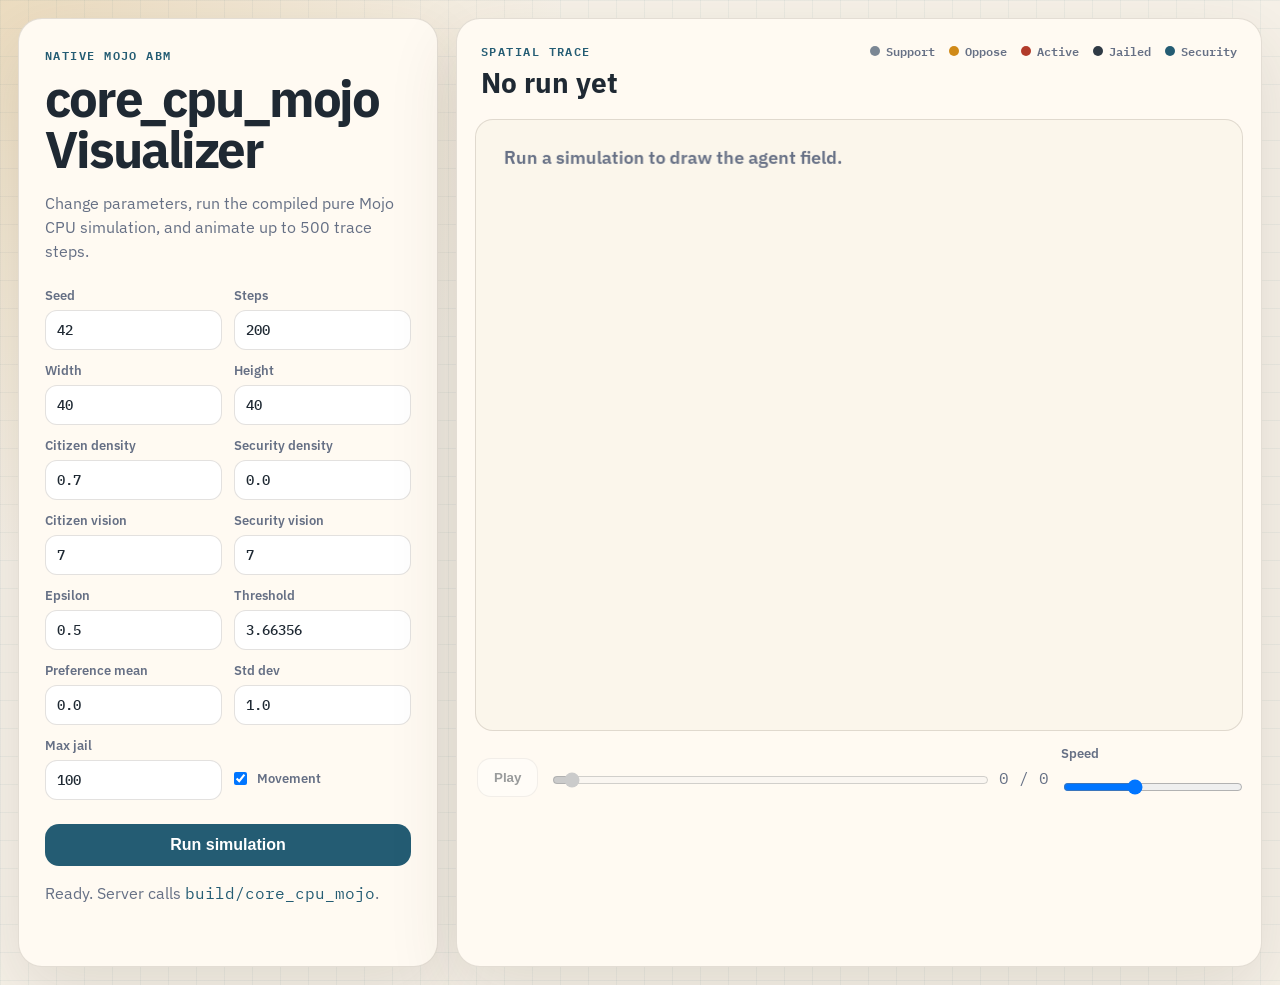
<file: visualizer/static/index.html>
<!DOCTYPE html>
<html lang="en">
<head>
  <meta charset="utf-8">
  <meta name="viewport" content="width=device-width, initial-scale=1">
  <title>core_cpu_mojo Visualizer</title>
  <link rel="preconnect" href="https://fonts.googleapis.com">
  <link rel="preconnect" href="https://fonts.gstatic.com" crossorigin>
  <link href="https://fonts.googleapis.com/css2?family=IBM+Plex+Sans:wght@400;500;600;700&family=IBM+Plex+Mono:wght@400;500;600&display=swap" rel="stylesheet">
  <link rel="stylesheet" href="styles.css">
</head>
<body>
  <main class="shell">
    <section class="panel controls-panel">
      <div class="eyebrow">Native Mojo ABM</div>
      <h1>core_cpu_mojo Visualizer</h1>
      <p class="lede">Change parameters, run the compiled pure Mojo CPU simulation, and animate up to 500 trace steps.</p>

      <form id="parameter-form" class="control-grid">
        <label>Seed <input name="seed" type="number" value="42" min="0" max="999999"></label>
        <label>Steps <input name="max_iters" type="number" value="200" min="0" max="500"></label>
        <label>Width <input name="width" type="number" value="40" min="8" max="80"></label>
        <label>Height <input name="height" type="number" value="40" min="8" max="80"></label>
        <label>Citizen density <input name="citizen_density" type="number" value="0.7" min="0" max="1" step="0.01"></label>
        <label>Security density <input name="security_density" type="number" value="0.0" min="0" max="0.25" step="0.01"></label>
        <label>Citizen vision <input name="citizen_vision" type="number" value="7" min="1" max="20"></label>
        <label>Security vision <input name="security_vision" type="number" value="7" min="1" max="20"></label>
        <label>Epsilon <input name="epsilon" type="number" value="0.5" min="0.01" max="3" step="0.01"></label>
        <label>Threshold <input name="threshold" type="number" value="3.66356" min="-5" max="8" step="0.01"></label>
        <label>Preference mean <input name="private_preference_distribution_mean" type="number" value="0.0" min="-5" max="5" step="0.1"></label>
        <label>Std dev <input name="standard_deviation" type="number" value="1.0" min="0.01" max="5" step="0.01"></label>
        <label>Max jail <input name="max_jail_term" type="number" value="100" min="0" max="500"></label>
        <label class="checkbox"><input name="movement" type="checkbox" checked> Movement</label>
      </form>

      <button id="run-button" class="primary">Run simulation</button>
      <p id="status" class="status">Ready. Server calls <code>build/core_cpu_mojo</code>.</p>
    </section>

    <section class="panel stage-panel">
      <div class="stage-header">
        <div>
          <div class="eyebrow">Spatial trace</div>
          <h2 id="frame-title">No run yet</h2>
        </div>
        <div class="legend" aria-label="condition legend">
          <span><i class="support"></i>Support</span>
          <span><i class="oppose"></i>Oppose</span>
          <span><i class="active"></i>Active</span>
          <span><i class="jailed"></i>Jailed</span>
          <span><i class="security"></i>Security</span>
        </div>
      </div>
      <canvas id="simulation-canvas" width="900" height="680"></canvas>
      <div class="transport">
        <button id="play-button" disabled>Play</button>
        <input id="step-slider" type="range" min="0" max="0" value="0" disabled>
        <output id="step-output">0 / 0</output>
        <label>Speed <input id="speed" type="range" min="1" max="20" value="8"></label>
      </div>
      <div id="metrics" class="metrics"></div>
    </section>
  </main>
  <script src="app.js"></script>
</body>
</html>
</file>
<file: visualizer/static/styles.css>
:root {
  --bg: #f6f1e8;
  --surface: #fffaf1;
  --surface-2: #efe5d3;
  --text: #1f2933;
  --muted: #667085;
  --border: rgba(62, 46, 31, 0.14);
  --gold: #c48a21;
  --blue: #245c73;
  --support: #7b8794;
  --oppose: #d08a18;
  --active: #b23b2a;
  --jailed: #2f3a45;
  --security: #245c73;
}

* { box-sizing: border-box; }
body {
  margin: 0;
  color: var(--text);
  font-family: "IBM Plex Sans", sans-serif;
  background:
    linear-gradient(rgba(36,92,115,.05) 1px, transparent 1px),
    linear-gradient(90deg, rgba(36,92,115,.05) 1px, transparent 1px),
    radial-gradient(circle at top left, rgba(196,138,33,.20), transparent 35%),
    var(--bg);
  background-size: 28px 28px, 28px 28px, auto, auto;
}

.shell {
  display: grid;
  grid-template-columns: minmax(320px, 420px) minmax(520px, 1fr);
  gap: 18px;
  min-height: 100vh;
  padding: 18px;
}

.panel {
  background: color-mix(in srgb, var(--surface) 92%, white);
  border: 1px solid var(--border);
  border-radius: 24px;
  box-shadow: 0 24px 70px rgba(62, 46, 31, 0.12);
}

.controls-panel { padding: 26px; }
.stage-panel { padding: 18px; min-width: 0; }
.eyebrow {
  color: var(--blue);
  font-family: "IBM Plex Mono", monospace;
  font-size: 12px;
  font-weight: 600;
  letter-spacing: .12em;
  text-transform: uppercase;
}

h1, h2 { margin: 8px 0 10px; line-height: 1; }
h1 { font-size: clamp(34px, 4vw, 54px); letter-spacing: -.04em; }
h2 { font-size: 28px; }
.lede { color: var(--muted); line-height: 1.5; }

.control-grid {
  display: grid;
  grid-template-columns: 1fr 1fr;
  gap: 12px;
  margin: 24px 0;
}

label { color: var(--muted); font-size: 13px; font-weight: 600; }
input {
  width: 100%;
  margin-top: 6px;
  padding: 10px 11px;
  border: 1px solid var(--border);
  border-radius: 12px;
  background: white;
  color: var(--text);
  font: 500 14px "IBM Plex Mono", monospace;
}
.checkbox { display: flex; align-items: center; gap: 10px; padding-top: 20px; }
.checkbox input { width: auto; margin: 0; }

button {
  border: 1px solid var(--border);
  border-radius: 14px;
  padding: 11px 16px;
  background: white;
  color: var(--text);
  font-weight: 700;
  cursor: pointer;
}
button:disabled { cursor: not-allowed; opacity: .45; }
.primary {
  width: 100%;
  background: var(--blue);
  color: white;
  border-color: transparent;
  font-size: 16px;
}
.status { min-height: 42px; color: var(--muted); line-height: 1.45; }
code { font-family: "IBM Plex Mono", monospace; color: var(--blue); }

.stage-header {
  display: flex;
  align-items: start;
  justify-content: space-between;
  gap: 18px;
  margin: 4px 6px 12px;
}
.legend { display: flex; flex-wrap: wrap; gap: 8px 14px; justify-content: end; }
.legend span { font: 600 12px "IBM Plex Mono", monospace; color: var(--muted); }
.legend i { display: inline-block; width: 10px; height: 10px; border-radius: 50%; margin-right: 6px; }
.support { background: var(--support); }
.oppose { background: var(--oppose); }
.active { background: var(--active); }
.jailed { background: var(--jailed); }
.security { background: var(--security); }

#simulation-canvas {
  width: 100%;
  height: min(68vh, 720px);
  display: block;
  border-radius: 18px;
  border: 1px solid var(--border);
  background: #fbf6eb;
}
.transport {
  display: grid;
  grid-template-columns: auto 1fr auto minmax(120px, 180px);
  gap: 12px;
  align-items: center;
  margin: 14px 2px;
}
#step-slider { accent-color: var(--blue); }
#step-output { font-family: "IBM Plex Mono", monospace; color: var(--muted); }
.metrics {
  display: grid;
  grid-template-columns: repeat(5, minmax(80px, 1fr));
  gap: 10px;
}
.metric {
  background: var(--surface-2);
  border: 1px solid var(--border);
  border-radius: 14px;
  padding: 12px;
}
.metric b { display: block; font-size: 24px; }
.metric span { color: var(--muted); font: 600 11px "IBM Plex Mono", monospace; text-transform: uppercase; }

@media (max-width: 980px) {
  .shell { grid-template-columns: 1fr; }
  .transport { grid-template-columns: auto 1fr auto; }
  .transport label { grid-column: 1 / -1; }
}

@media (prefers-color-scheme: dark) {
  :root {
    --bg: #182026;
    --surface: #202a31;
    --surface-2: #2b353b;
    --text: #f3eadc;
    --muted: #a8b0b8;
    --border: rgba(255,255,255,.12);
  }
  input, button { background: #172027; color: var(--text); }
  #simulation-canvas { background: #151d22; }
}
</file>
